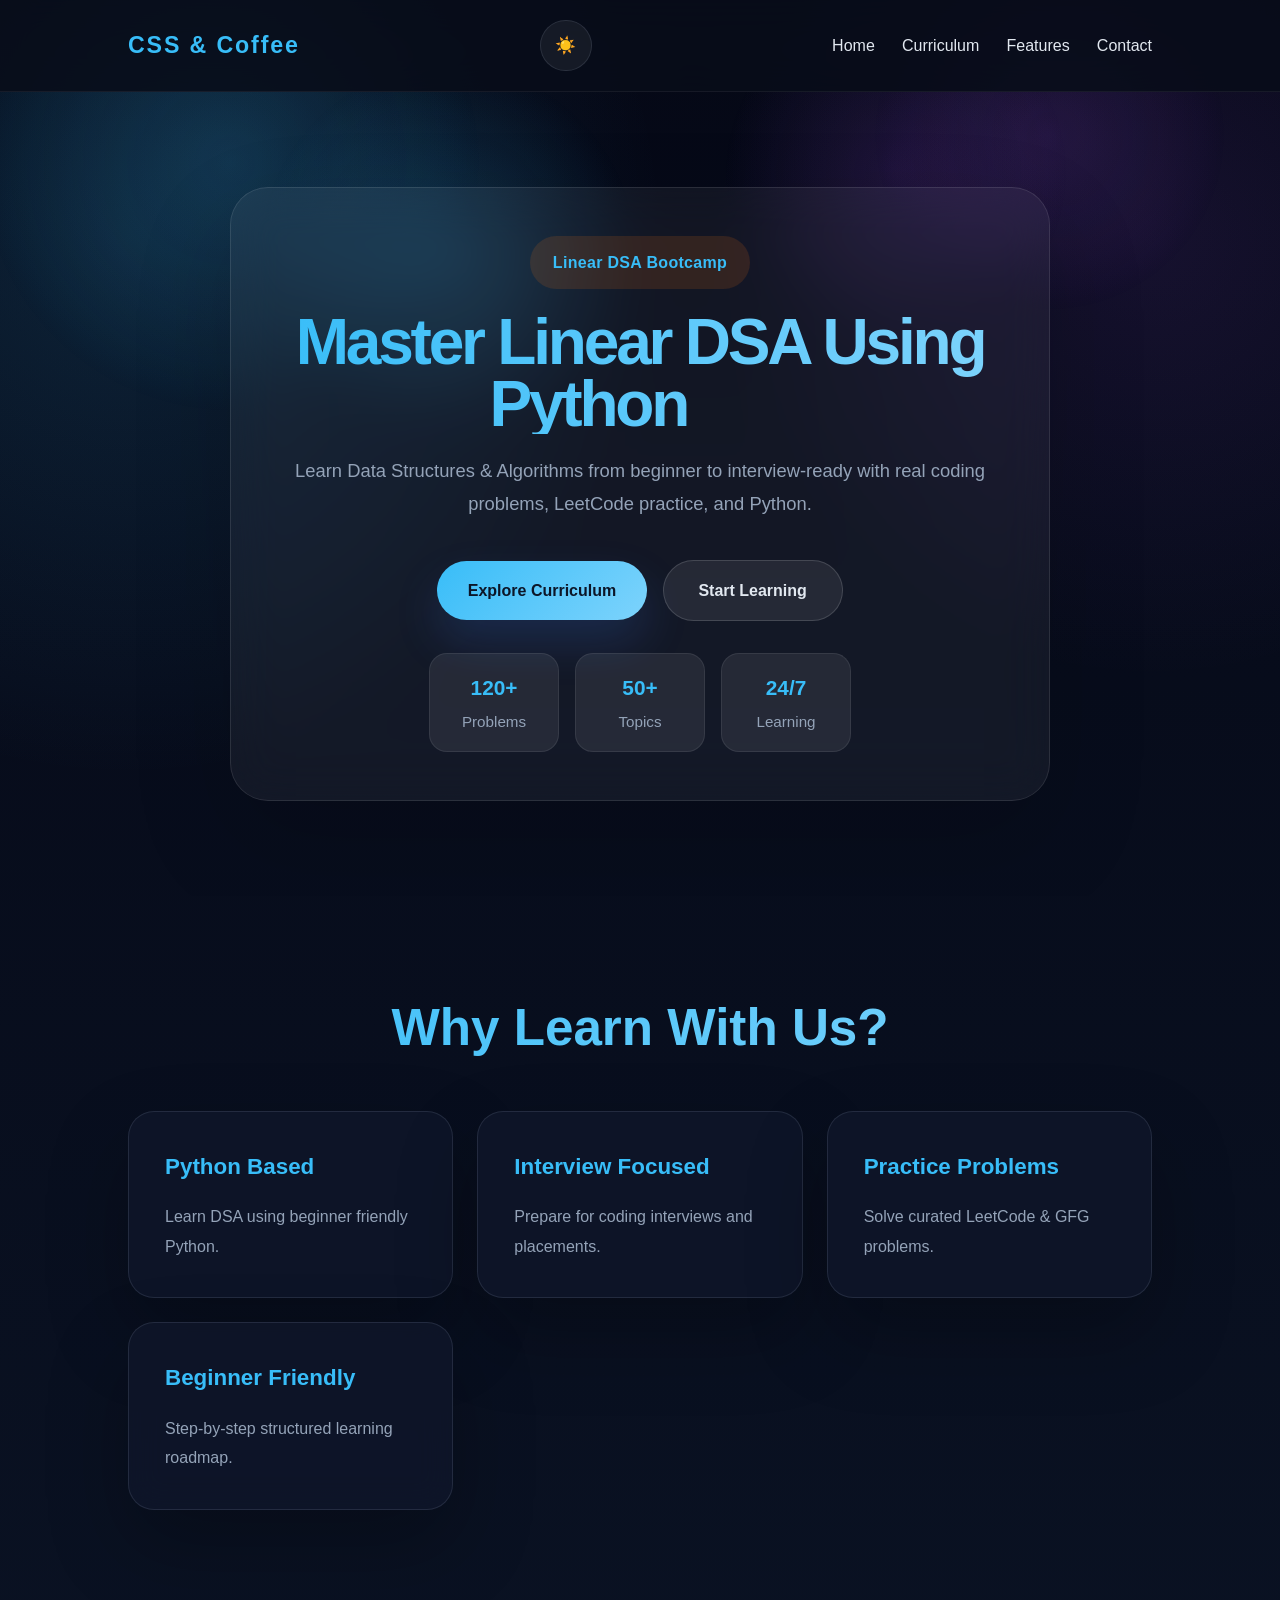
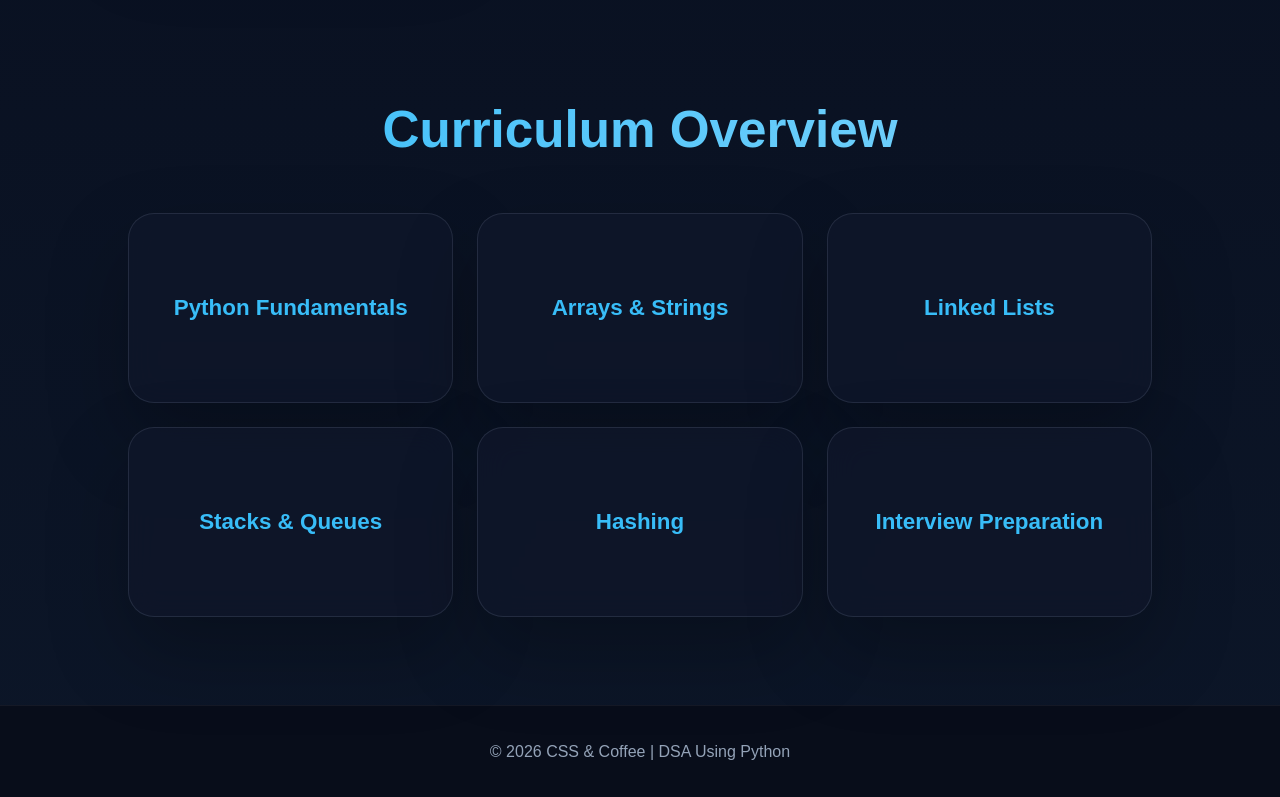
<file: index.html>
<!DOCTYPE html>
<html lang="en">

<head>
    <meta charset="UTF-8" />
    <meta name="viewport" content="width=device-width, initial-scale=1.0" />
    <title>DSA Using Python | CSS & Coffee</title>

    <link rel="stylesheet" href="style.css" />
</head>

<body>

    <!-- NAVBAR -->

    <nav class="navbar">
        <div class="logo">
            CSS & Coffee
        </div>

        <button id="themeToggle" class="theme-toggle" aria-label="Toggle theme">🌙</button>

        <ul class="nav-links">
            <li><a href="#">Home</a></li>
            <li><a href="circulum.html">Curriculum</a></li>
            <li><a href="#">Features</a></li>
            <li><a href="#">Contact</a></li>
        </ul>
    </nav>

    <!-- HERO SECTION -->

    <section class="hero">

        <div class="hero-content">

            <div class="hero-badge">Linear DSA Bootcamp</div>

            <h1>
                Master Linear DSA Using Python <span class="hero-icon">🚀</span>
            </h1>

            <p>
                Learn Data Structures & Algorithms from beginner to interview-ready
                with real coding problems, LeetCode practice, and Python.
            </p>

            <div class="hero-buttons">
                <a href="circulum.html" class="btn primary-btn">
                    Explore Curriculum
                </a>

                <a href="#" class="btn secondary-btn">
                    Start Learning
                </a>
            </div>

            <div class="hero-stats">
                <div class="hero-stat">
                    <strong>120+</strong>
                    <span>Problems</span>
                </div>
                <div class="hero-stat">
                    <strong>50+</strong>
                    <span>Topics</span>
                </div>
                <div class="hero-stat">
                    <strong>24/7</strong>
                    <span>Learning</span>
                </div>
            </div>

        </div>

    </section>

    <!-- FEATURES -->

    <section class="features">

        <h2>Why Learn With Us?</h2>

        <div class="feature-grid">

            <div class="feature-card">
                <h3>Python Based</h3>
                <p>Learn DSA using beginner friendly Python.</p>
            </div>

            <div class="feature-card">
                <h3>Interview Focused</h3>
                <p>Prepare for coding interviews and placements.</p>
            </div>

            <div class="feature-card">
                <h3>Practice Problems</h3>
                <p>Solve curated LeetCode & GFG problems.</p>
            </div>

            <div class="feature-card">
                <h3>Beginner Friendly</h3>
                <p>Step-by-step structured learning roadmap.</p>
            </div>

        </div>

    </section>

    <!-- CURRICULUM PREVIEW -->

    <section class="preview">

        <h2>Curriculum Overview</h2>

        <div class="preview-grid">

            <div class="preview-card">
                <h3>Python Fundamentals</h3>
            </div>

            <div class="preview-card">
                <h3>Arrays & Strings</h3>
            </div>

            <div class="preview-card">
                <h3>Linked Lists</h3>
            </div>

            <div class="preview-card">
                <h3>Stacks & Queues</h3>
            </div>

            <div class="preview-card">
                <h3>Hashing</h3>
            </div>

            <div class="preview-card">
                <h3>Interview Preparation</h3>
            </div>

        </div>

    </section>

    <!-- FOOTER -->

    <footer class="footer">
        <p>
            © 2026 CSS & Coffee | DSA Using Python
        </p>
    </footer>

    <script src="script.js"></script>

</body>

</html>
</file>
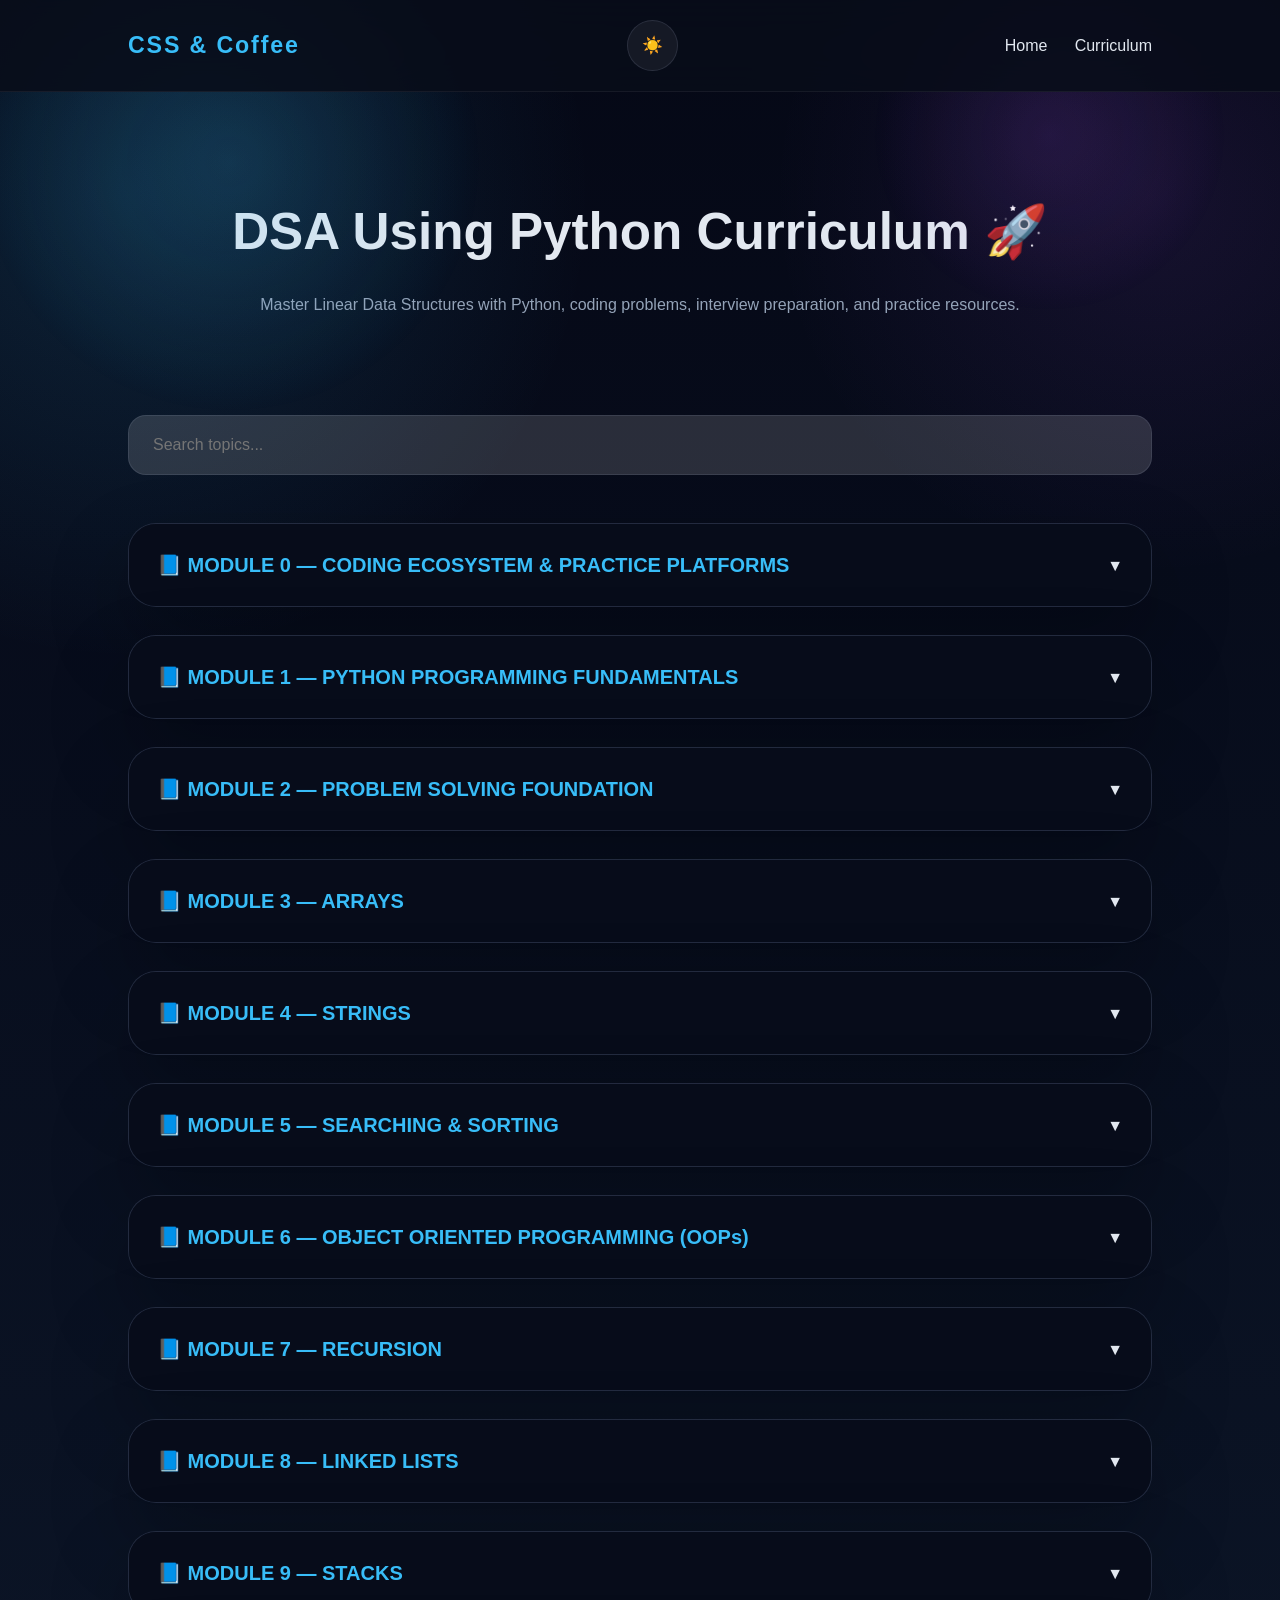
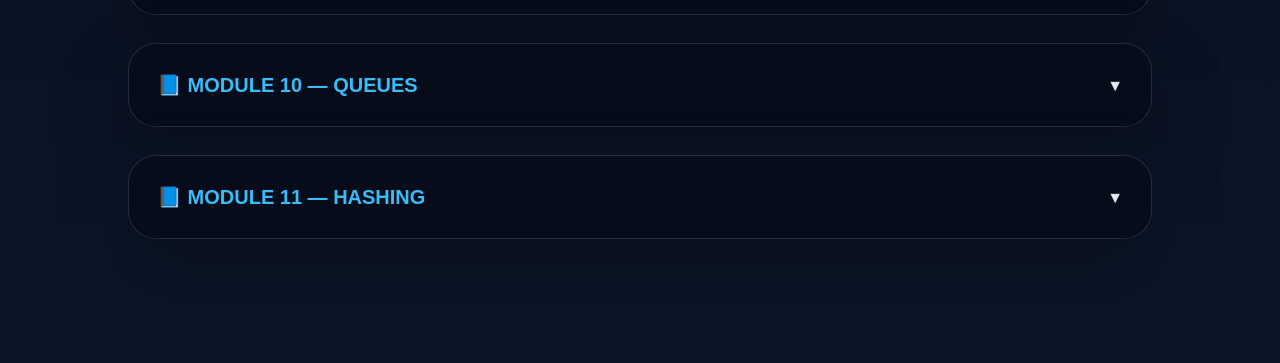
<file: circulum.html>
<!DOCTYPE html>
<html lang="en">
<head>
    <meta charset="UTF-8">
    <meta name="viewport" content="width=device-width, initial-scale=1.0">
    <title>Curriculum | DSA Using Python</title>

    <link rel="stylesheet" href="style.css">
</head>
<body>

    <!-- NAVBAR -->

    <nav class="navbar">

        <div class="logo">
            CSS & Coffee
        </div>

        <button id="themeToggle" class="theme-toggle" aria-label="Toggle theme">🌙</button>

        <ul class="nav-links">
            <li><a href="index.html">Home</a></li>
            <li><a href="#">Curriculum</a></li>
        </ul>

    </nav>

    <!-- HEADER -->

    <section class="curriculum-header">

        <h1>DSA Using Python Curriculum 🚀</h1>

        <p>
            Master Linear Data Structures with Python,
            coding problems, interview preparation,
            and practice resources.
        </p>

    </section>

    <!-- SEARCH -->

    <section class="search-section">

        <input 
            type="text"
            id="searchInput"
            placeholder="Search topics..."
        >

    </section>

    <!-- CURRICULUM CONTAINER -->

    <section class="curriculum-container" id="curriculumContainer">

    </section>

    <script src="script.js"></script>

</body>
</html>
</file>
<file: style.css>
:root {
    --bg: #050816;
    --bg-alt: #0c1628;
    --surface: rgba(8, 14, 27, 0.92);
    --surface-soft: rgba(15, 23, 42, 0.82);
    --surface-strong: rgba(8, 13, 26, 0.98);
    --accent: #38bdf8;
    --accent-strong: #7dd3fc;
    --text: #e2e8f0;
    --muted: #94a3b8;
    --border: rgba(148, 163, 184, 0.16);
    --shadow: 0 35px 80px rgba(0, 0, 0, 0.25);
    --radius: 26px;
}

body.light-theme {
    --bg: #f7f4ef;
    --bg-alt: #ffffff;
    --surface: rgba(255, 255, 255, 0.92);
    --surface-soft: rgba(255, 255, 255, 0.82);
    --surface-strong: rgba(243, 238, 231, 0.98);
    --accent: #fb923c;
    --accent-strong: #f97316;
    --text: #1f2937;
    --muted: #545f7a;
    --border: rgba(148, 163, 184, 0.18);
    --shadow: 0 28px 70px rgba(15, 23, 42, 0.12);
}

* {
    margin: 0;
    padding: 0;
    box-sizing: border-box;
}

html {
    scroll-behavior: smooth;
}

body {
    min-height: 100vh;
    font-family: "Inter", "Segoe UI", Arial, Helvetica, sans-serif;
    color: var(--text);
    background: radial-gradient(circle at 10% 10%, rgba(56, 189, 248, 0.14), transparent 22%),
        radial-gradient(circle at 90% 10%, rgba(168, 85, 247, 0.10), transparent 18%),
        linear-gradient(180deg, var(--bg) 0%, var(--bg-alt) 100%);
    line-height: 1.7;
}

body.light-theme {
    background: radial-gradient(circle at 15% 15%, rgba(251, 146, 60, 0.14), transparent 22%),
        radial-gradient(circle at 90% 15%, rgba(251, 146, 60, 0.08), transparent 18%),
        linear-gradient(180deg, var(--bg) 0%, var(--bg-alt) 100%);
}

body::before {
    content: "";
    position: fixed;
    inset: 0;
    pointer-events: none;
    background: radial-gradient(circle at 18% 18%, rgba(56, 189, 248, 0.18), transparent 20%),
        radial-gradient(circle at 82% 15%, rgba(168, 85, 247, 0.14), transparent 14%);
    opacity: 0.9;
}

body.light-theme::before {
    background: radial-gradient(circle at 18% 18%, rgba(251, 146, 60, 0.16), transparent 20%),
        radial-gradient(circle at 82% 15%, rgba(251, 146, 60, 0.08), transparent 14%);
}

button,
a {
    font-family: inherit;
}

.navbar {
    display: flex;
    justify-content: space-between;
    align-items: center;
    flex-wrap: wrap;
    gap: 1rem;
    padding: 1.25rem 10%;
    position: sticky;
    top: 0;
    z-index: 30;
    background: rgba(8, 13, 26, 0.88);
    backdrop-filter: blur(18px);
    border-bottom: 1px solid rgba(255, 255, 255, 0.06);
}

body.light-theme .navbar {
    background: rgba(255, 255, 255, 0.92);
    border-color: rgba(15, 23, 42, 0.08);
}

.logo {
    font-size: 1.45rem;
    font-weight: 800;
    letter-spacing: 0.08em;
    color: var(--accent);
}

.nav-links {
    display: flex;
    gap: 1.7rem;
    list-style: none;
    flex-wrap: wrap;
    align-items: center;
}

.nav-links a {
    color: var(--text);
    text-decoration: none;
    font-weight: 500;
    transition: color 0.25s ease, transform 0.25s ease;
}

body.light-theme .nav-links a {
    color: var(--text);
}

.nav-links a:hover {
    color: var(--accent);
    transform: translateY(-1px);
}

.theme-toggle {
    min-width: 3.2rem;
    min-height: 3.2rem;
    border: 1px solid var(--border);
    border-radius: 999px;
    background: rgba(255, 255, 255, 0.06);
    color: var(--text);
    cursor: pointer;
    font-size: 1.05rem;
    transition: transform 0.2s ease, background 0.2s ease, border-color 0.2s ease;
}

body.light-theme .theme-toggle {
    background: rgba(15, 23, 42, 0.07);
}

.theme-toggle:hover {
    transform: translateY(-2px);
    border-color: var(--accent);
}

.hero {
    min-height: calc(100vh - 96px);
    display: flex;
    justify-content: center;
    align-items: center;
    padding: 3rem 10%;
    position: relative;
    overflow: hidden;
}

.hero::before {
    content: "";
    position: absolute;
    inset: 0;
    background: radial-gradient(circle at 35% 20%, rgba(56, 189, 248, 0.18), transparent 18%),
        radial-gradient(circle at 70% 10%, rgba(168, 85, 247, 0.12), transparent 15%);
    pointer-events: none;
}

body.light-theme .hero::before {
    background: radial-gradient(circle at 35% 20%, rgba(251, 146, 60, 0.16), transparent 18%),
        radial-gradient(circle at 70% 10%, rgba(251, 146, 60, 0.09), transparent 15%);
}

.hero-content {
    position: relative;
    z-index: 1;
    max-width: 820px;
    text-align: center;
    padding: 3rem 2.5rem;
    border-radius: 38px;
    background: rgba(255, 255, 255, 0.05);
    border: 1px solid rgba(255, 255, 255, 0.1);
    backdrop-filter: blur(24px);
    box-shadow: 0 40px 100px rgba(0, 0, 0, 0.15);
}

body.light-theme .hero-content {
    background: rgba(255, 255, 255, 0.94);
    border-color: rgba(248, 113, 20, 0.16);
    box-shadow: 0 40px 90px rgba(15, 23, 42, 0.08);
}

.hero-badge {
    display: inline-flex;
    align-items: center;
    justify-content: center;
    padding: 0.8rem 1.4rem;
    border-radius: 999px;
    background: rgba(248, 113, 20, 0.14);
    color: var(--accent);
    font-weight: 700;
    letter-spacing: 0.02em;
    margin-bottom: 1.5rem;
}

body.light-theme .hero-badge {
    background: rgba(248, 113, 20, 0.18);
}

.hero-content h1 {
    font-size: clamp(3rem, 5vw, 5.4rem);
    line-height: 0.92;
    margin-bottom: 1.25rem;
    letter-spacing: -0.05em;
    color: transparent;
    background-image: linear-gradient(90deg, var(--accent), var(--accent-strong));
    -webkit-background-clip: text;
    background-clip: text;
}

.hero-icon {
    display: inline-flex;
    margin-left: 0.5rem;
    font-size: 1.05em;
    transform: translateY(2px);
}

.hero-content p {
    font-size: 1.15rem;
    color: var(--muted);
    max-width: 760px;
    margin: 0 auto;
    line-height: 1.8;
}

.hero-buttons {
    margin-top: 2.5rem;
    display: flex;
    justify-content: center;
    align-items: center;
    gap: 1rem;
    flex-wrap: wrap;
}

.hero-stats {
    margin-top: 2rem;
    display: flex;
    justify-content: center;
    gap: 1rem;
    flex-wrap: wrap;
}

.hero-stat {
    min-width: 130px;
    padding: 1rem 1.15rem;
    border-radius: 18px;
    background: rgba(255, 255, 255, 0.08);
    border: 1px solid rgba(255, 255, 255, 0.08);
    color: var(--text);
}

body.light-theme .hero-stat {
    background: rgba(248, 113, 20, 0.08);
    color: var(--text);
}

.hero-stat strong {
    display: block;
    font-size: 1.3rem;
    margin-bottom: 0.25rem;
    color: var(--accent);
}

.hero-stat span {
    display: block;
    font-size: 0.95rem;
    color: var(--muted);
}

.btn {
    padding: 1rem 1.9rem;
    border-radius: 999px;
    text-decoration: none;
    font-weight: 700;
    min-width: 180px;
    display: inline-flex;
    justify-content: center;
    align-items: center;
    transition: transform 0.25s ease, box-shadow 0.25s ease, background 0.25s ease;
}

.primary-btn {
    background: linear-gradient(135deg, var(--accent) 0%, var(--accent-strong) 100%);
    color: var(--bg-alt);
    box-shadow: 0 22px 45px rgba(59, 130, 246, 0.18);
}

.secondary-btn {
    border: 1px solid rgba(255, 255, 255, 0.14);
    color: var(--text);
    background: rgba(255, 255, 255, 0.08);
}

body.light-theme .secondary-btn {
    background: rgba(15, 23, 42, 0.06);
    border-color: rgba(248, 113, 20, 0.18);
}

.btn:hover {
    transform: translateY(-3px);
}

.features,
.preview {
    padding: 5.5rem 10%;
}

.features h2,
.preview h2 {
    text-align: center;
    font-size: clamp(2.5rem, 4vw, 3.4rem);
    margin-bottom: 2.5rem;
    background: linear-gradient(90deg, var(--accent), var(--accent-strong));
    -webkit-background-clip: text;
    color: transparent;
}

.feature-grid,
.preview-grid {
    display: grid;
    grid-template-columns: repeat(auto-fit, minmax(250px, 1fr));
    gap: 1.5rem;
}

.feature-card,
.preview-card {
    background: var(--surface-soft);
    border: 1px solid var(--border);
    border-radius: var(--radius);
    padding: 2.25rem;
    box-shadow: var(--shadow);
    transition: transform 0.3s ease, filter 0.3s ease, border-color 0.3s ease;
    backdrop-filter: blur(16px);
}

.feature-card:hover,
.preview-card:hover {
    transform: translateY(-10px);
    filter: brightness(1.05);
    border-color: rgba(248, 113, 20, 0.28);
}

.feature-card h3,
.preview-card h3 {
    margin-bottom: 1rem;
    color: var(--accent);
    font-size: 1.4rem;
}

.feature-card p {
    color: var(--muted);
    line-height: 1.85;
}

.preview-card {
    display: flex;
    align-items: center;
    justify-content: center;
    text-align: center;
    min-height: 190px;
}

.preview-card h3 {
    max-width: 280px;
    margin: 0 auto;
}

.footer {
    text-align: center;
    padding: 2rem 10%;
    background: rgba(8, 13, 26, 0.94);
    border-top: 1px solid rgba(255, 255, 255, 0.05);
    color: var(--muted);
}

body.light-theme .footer {
    background: rgba(255, 255, 255, 0.92);
    color: var(--muted);
    border-top-color: rgba(15, 23, 42, 0.08);
}

.footer p {
    max-width: 760px;
    margin: 0 auto;
}

@media (max-width: 900px) {
    .navbar,
    .features,
    .preview,
    .hero,
    .curriculum-header,
    .search-section,
    .curriculum-container {
        padding-left: 6%;
        padding-right: 6%;
    }
}

@media (max-width: 768px) {
    .navbar {
        flex-direction: column;
        gap: 1rem;
        align-items: stretch;
        padding: 1rem 6%;
    }

    .nav-links {
        justify-content: center;
    }

    .hero-content h1 {
        font-size: 3.2rem;
    }

    .hero-buttons {
        flex-direction: column;
    }
}

@media (max-width: 560px) {
    .feature-grid,
    .preview-grid {
        grid-template-columns: 1fr;
    }
}

/* CURRICULUM PAGE */

.curriculum-header {
    padding: 6rem 10%;
    text-align: center;
}

.curriculum-header h1 {
    font-size: clamp(2.8rem, 4vw, 4rem);
    margin-bottom: 1rem;
}

.curriculum-header p {
    color: var(--muted);
    max-width: 760px;
    margin: 0 auto;
    line-height: 1.75;
}

.search-section {
    padding: 0 10% 3rem;
}

.search-section input {
    width: 100%;
    padding: 1.25rem 1.5rem;
    border: 1px solid var(--border);
    border-radius: 18px;
    background-color: rgba(255, 255, 255, 0.14);
    color: var(--text);
    font-size: 1rem;
    outline: none;
    transition: border-color 0.25s ease, box-shadow 0.25s ease, background 0.25s ease;
}

body.light-theme .search-section input {
    background-color: rgba(15, 23, 42, 0.06);
}

body.light-theme .search-section input {
    background-color: rgba(15, 23, 42, 0.06);
}

.search-section input:focus {
    border-color: var(--accent);
    box-shadow: 0 0 0 4px rgba(248, 113, 20, 0.12);
}

.curriculum-container {
    padding: 0 10% 6rem;
}

.module-card {
    background: var(--surface-soft);
    border-radius: 28px;
    margin-bottom: 1.75rem;
    overflow: hidden;
    border: 1px solid var(--border);
    box-shadow: var(--shadow);
}

.module-header {
    padding: 1.5rem 1.75rem;
    cursor: pointer;
    display: flex;
    justify-content: space-between;
    align-items: center;
    background: var(--surface-strong);
    transition: background 0.25s ease, color 0.25s ease;
}

.module-header:hover {
    background: rgba(255, 255, 255, 0.06);
}

body.light-theme .module-header:hover {
    background: rgba(248, 113, 20, 0.08);
}

.module-header h2 {
    font-size: 1.25rem;
    color: var(--accent);
}

.module-content {
    display: none;
    padding: 2rem;
    border-top: 1px solid rgba(148, 163, 184, 0.08);
}

.topic {
    margin-bottom: 2rem;
}

.topic h3 {
    margin-bottom: 0.85rem;
    color: var(--text);
}

.topic ul {
    margin-left: 1.25rem;
    color: var(--muted);
    line-height: 1.8;
}

.problem-section {
    margin-top: 1rem;
}

.problem-badge {
    display: inline-block;
    padding: 0.55rem 1rem;
    border-radius: 999px;
    background: linear-gradient(135deg, var(--accent), var(--accent-strong));
    color: var(--bg-alt);
    font-size: 0.9rem;
    margin-right: 0.75rem;
    margin-top: 0.75rem;
}

.rotate {
    transform: rotate(180deg);
}



/* PROBLEM CARDS */

.problem-section{
    display: grid;
    grid-template-columns: repeat(auto-fit,minmax(260px,1fr));
    gap: 20px;

    margin-top: 20px;
}

.problem-card{
    background-color: #0f172a;

    padding: 20px;
    border-radius: 14px;

    text-decoration: none;
    color: white;

    transition: 0.3s;
}

.problem-card:hover{
    transform: translateY(-5px);
    border: 1px solid #38bdf8;
}

.problem-top{
    display: flex;
    justify-content: space-between;
    align-items: center;

    gap: 10px;
}

.problem-top h4{
    font-size: 16px;
}

.problem-card p{
    margin-top: 12px;
    color: #94a3b8;
}

/* DIFFICULTY */

.difficulty-badge{
    padding: 6px 12px;
    border-radius: 20px;

    font-size: 13px;
    font-weight: bold;
}

.basic{
    background-color: #64748b;
}

.easy{
    background-color: #22c55e;
    color: black;
}

.medium{
    background-color: #facc15;
    color: black;
}

.hard{
    background-color: #ef4444;
}
</file>
